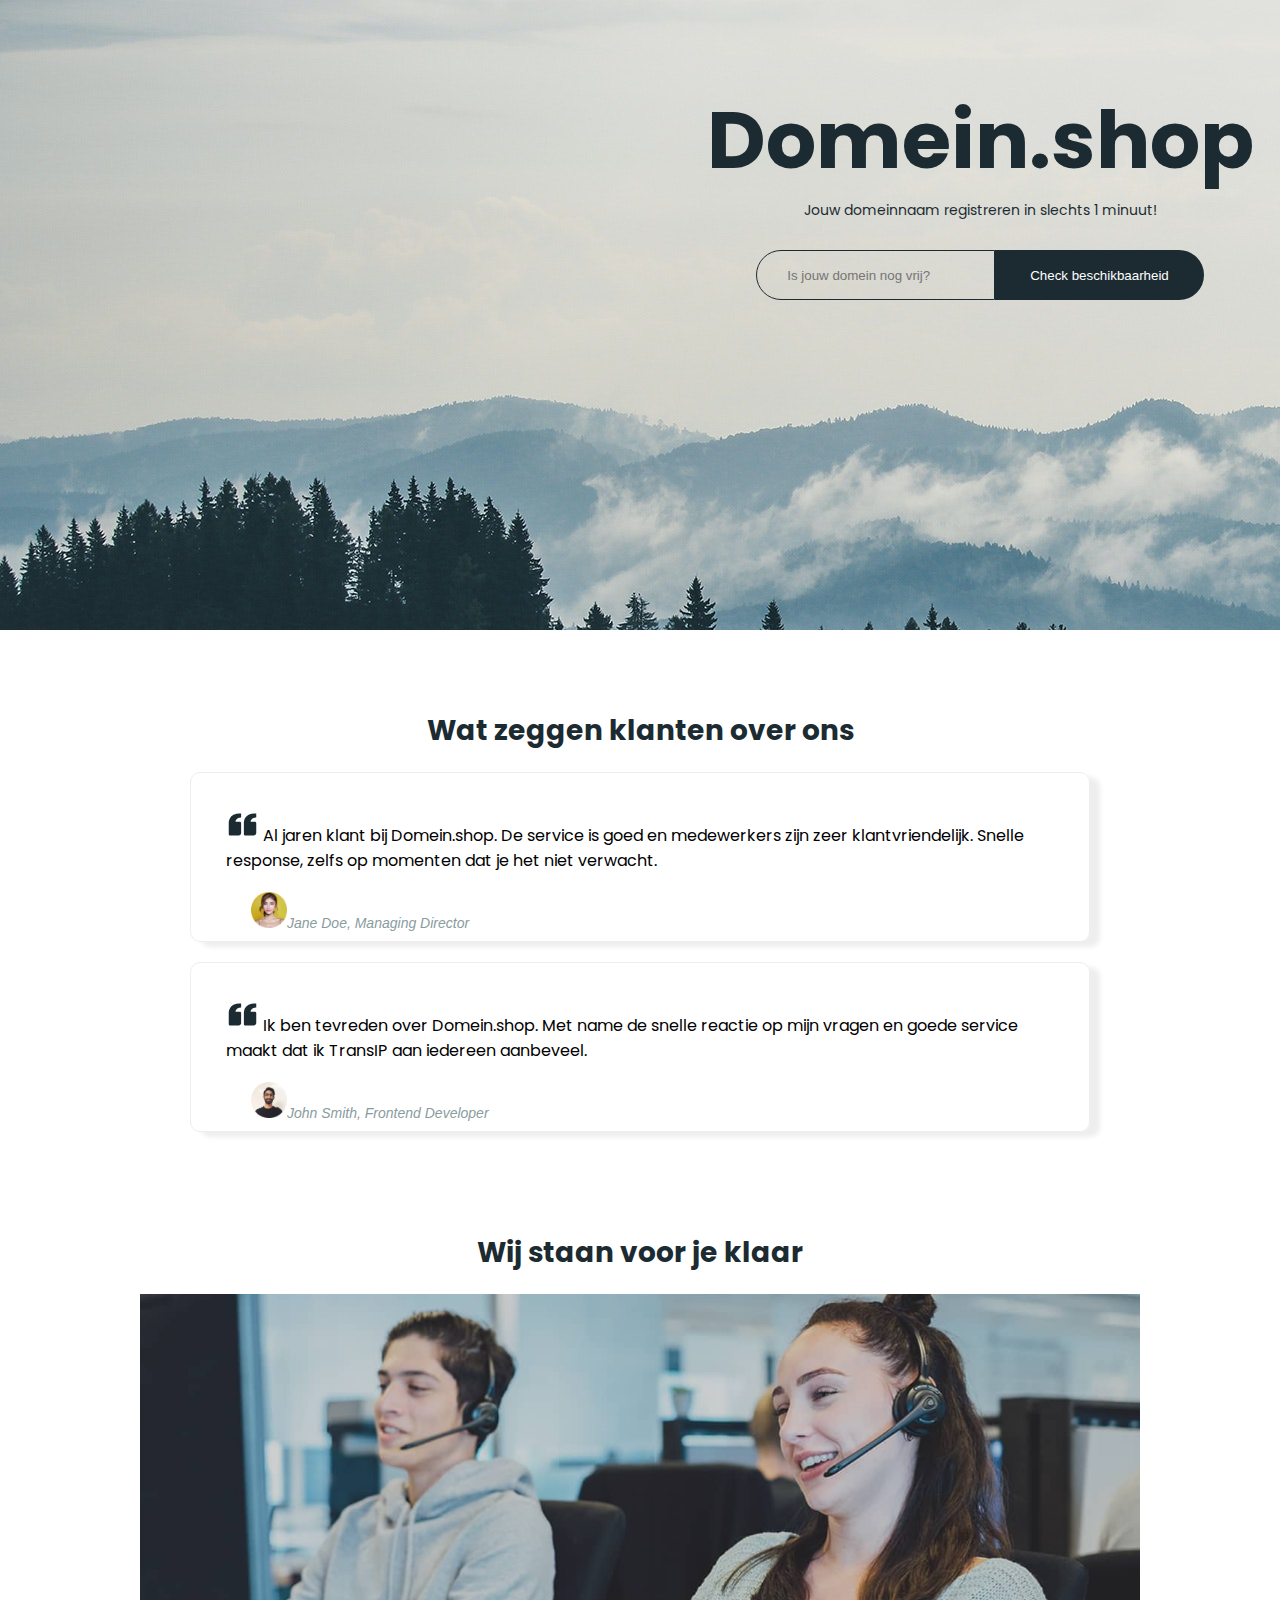
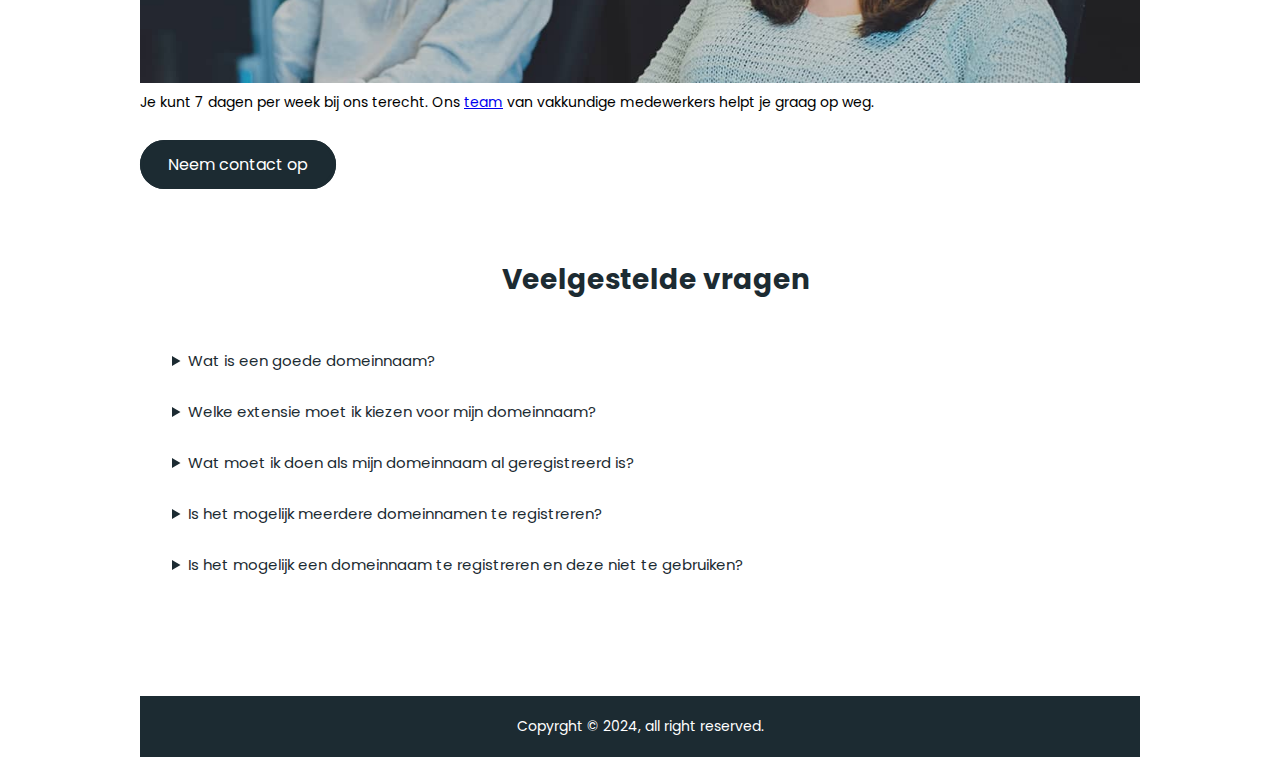
<file: index.html>
<!DOCTYPE html>
<html lang="nl">
  <head>
    <meta charset="UTF-8">
    <title>Domain.shop</title>
    <link rel="preconnect" href="https://fonts.googleapis.com">
    <link rel="preconnect" href="https://fonts.gstatic.com" crossorigin>
    <link href="https://fonts.googleapis.com/css2?family=Poppins:ital,wght@0,200;0,800;1,800&display=swap" rel="stylesheet">
    <link rel="stylesheet" href="styles/styles.css">
  </head>
  <body>
    <header>
      <div class="mt">
        <h1 class="super">Domein.shop</h1>
      </div>
      <div class="heelklein">
        <p>Jouw domeinnaam registreren in slechts 1 minuut!</p>
      </div>
      <div>
        <form>
          <input id="checkme" placeholder="Is jouw domein nog vrij?"><button type="submit">Check beschikbaarheid</button>
        </form>
      </div>
    </header>

    <main>
      <section>
        <h5>Wat zeggen klanten over ons</h5>

        <blockquote>
          <p>
            <img src="assets/icons/quote-left.png" alt="quote left">
            Al jaren klant bij Domein.shop. De service is goed en medewerkers zijn zeer klantvriendelijk. Snelle response, zelfs op momenten dat je het niet verwacht.
          </p>
          <br>
          <footer>
            <img src="assets/images/avatar-jane.png" alt="jane">Jane Doe, Managing Director
          </footer>
        </blockquote>
        <blockquote>
          <p>
            <img src="assets/icons/quote-left.png" alt="quote left">
            Ik ben tevreden over Domein.shop. Met name de snelle reactie op mijn vragen en goede service maakt dat ik TransIP aan iedereen aanbeveel.
          </p>
          <br>
          <footer>
            <img src="assets/images/avatar-john.png" alt="john">John Smith, Frontend Developer
          </footer>
        </blockquote>
      </section>

      <section id="support-section">
        <h5>Wij staan voor je klaar</h5>
        <img src="assets/images/callcenter.jpg" alt="support center team">
        <p id="support-text">Je kunt 7 dagen per week bij ons terecht. Ons <a href="team.html">team</a> van vakkundige medewerkers helpt je graag op weg.</p>
        <br>
        <span id="neem-contact-op">Neem contact op</span>
      </section>

      <section id="veelgestelde-vragen">
        <h5>Veelgestelde vragen</h5>

        <details>
          <summary>Wat is een goede domeinnaam?</summary>
          Een goede domeinnaam moet aan enkele eisen voldoen. Ten eerste mag jouw domeinnaam niet in strijd zijn met de openbare orde of de goede zeden. Dit betekent dat je geen ongepaste domeinnaam mag registreren. Verder mag een domeinnaam enkel uit letters, cijfers en eventueel een liggend streepje bestaan. Andere leestekens zijn niet toegestaan.
        </details>
        <details>
          <summary>Welke extensie moet ik kiezen voor mijn domeinnaam?</summary>
          Je mag helemaal zelf kiezen welke extensie jouw domeinnaam krijgt. Dit kan een .nl-extensie zijn, maar ook een .be-extensie, een .de-extensie of een .com-extensie. Vraag jezelf af op welke markt je je gaat richten, in het heden én in de toekomst. Ben je niet van plan je business de grens over te brengen? Dan heb je eigenlijk alleen een .nl-domeinnaam nodig. Je kunt andere extensies registreren om te voorkomen dat anderen dit doen, maar deze domeinnamen ga je waarschijnlijk niet zelf gebruiken.
        </details>
        <details>
          <summary>Wat moet ik doen als mijn domeinnaam al geregistreerd is?</summary>
          Is de domeinnaam die jij wil registreren, al geregistreerd door iemand anders? Dan kun je deze niet opnieuw registreren. Jouw domeinnaam moet namelijk uniek zijn. Als je gewenste domeinnaam al geregistreerd is, heb je twee mogelijkheden. Ten eerste kun je ervoor kiezen een alternatieve domeinnaam te registreren. Dit kan een domeinnaam zijn die op jouw eerste keuze lijkt, maar ook een heel ander domein. Je vindt vanzelf wel een goede domeinnaam die nog vrij is.
        </details>
        <details>
          <summary>Is het mogelijk meerdere domeinnamen te registreren?</summary>
          Ja, het is zeker mogelijk meerdere domeinnamen te registreren. Als je zou willen, kun je wel tientallen domeinnamen registreren. Houd er wel rekening mee dat iedere domeinnaam die je registreert, geld kost. Hoe meer domeinnamen je registreert, des te meer geld je moet betalen voor deze domeinen.
        </details>
        <details>
          <summary>Is het mogelijk een domeinnaam te registreren en deze niet te gebruiken?</summary>
          Ja, je kunt een domeinnaam registreren zonder deze te gebruiken. Dit gebeurt regelmatig. Ten eerste zijn er veel ondernemers die de domeinnaam van hun nieuwe bedrijf alvast registreren, terwijl ze nog lang geen website hebben. Zij willen simpelweg zeker weten dat de domeinnaam nog beschikbaar is als hun website af is en registreren deze daarom alvast. Verstandig, zeker als je een domeinnaam wil registreren die andere mensen ook interessant kunnen vinden.
        </details>
      </section>
    </main>

    <footer>
      <p>Copyrght &copy; 2024, all right reserved.</p>
    </footer>
  </body>
</html>
</file>
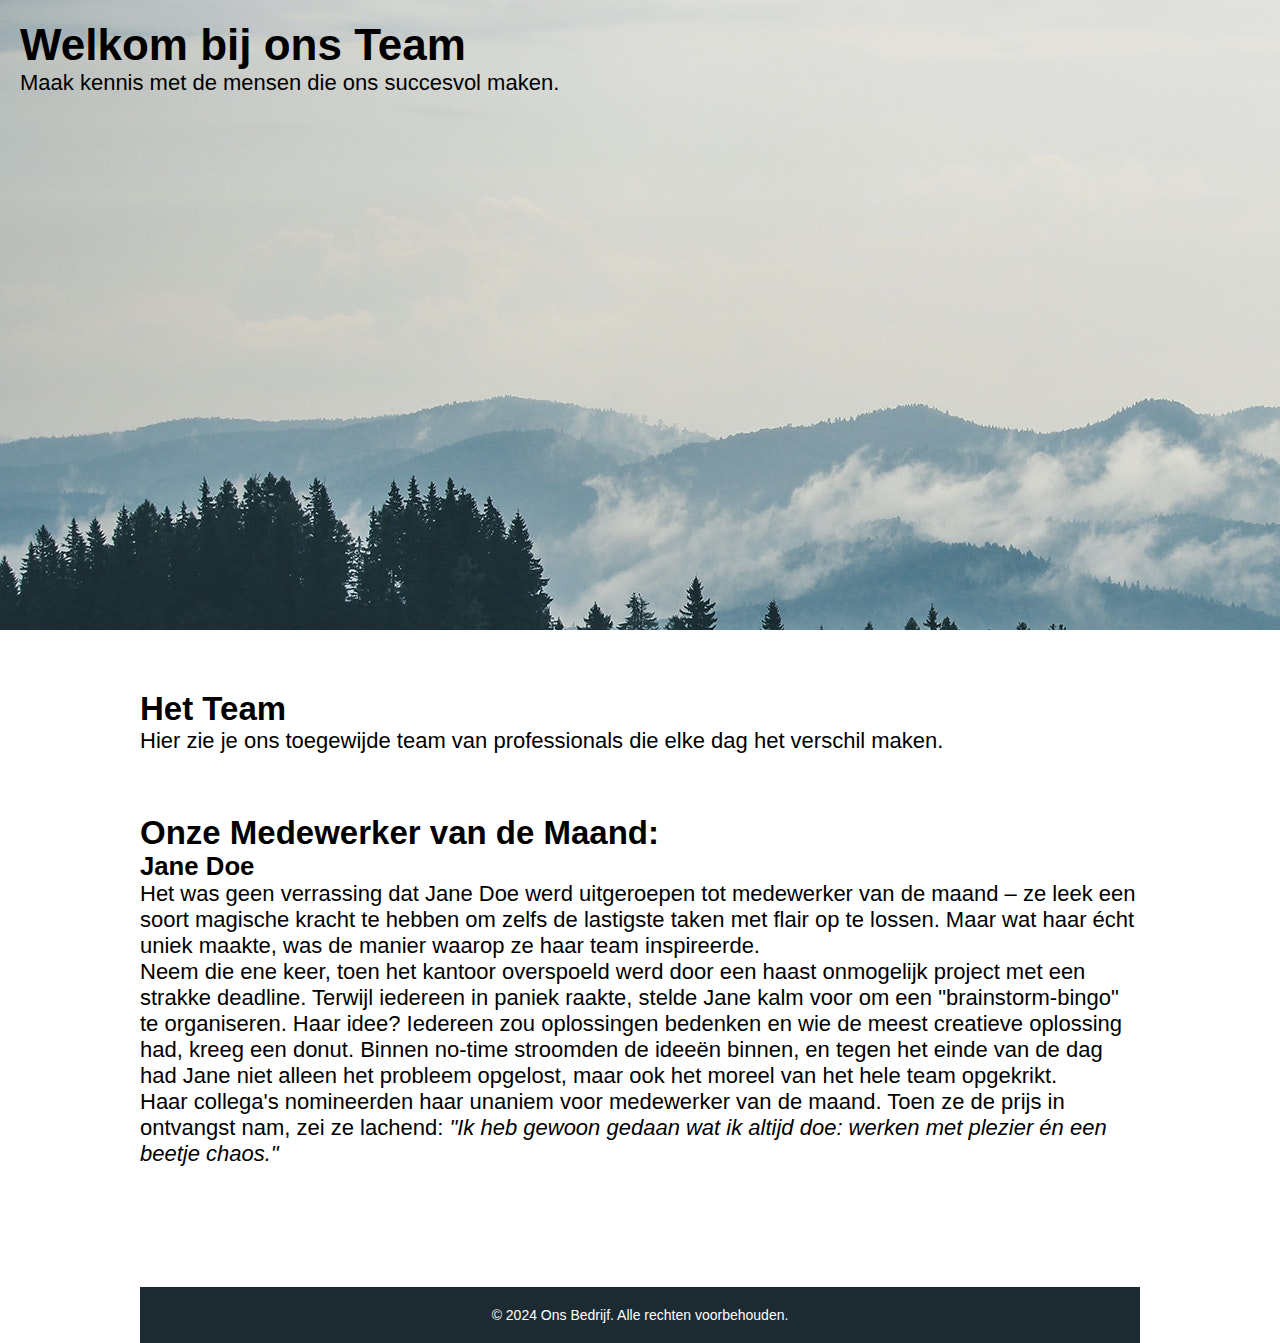
<file: team.html>
<!DOCTYPE html>
<html lang="en">
<head>
    <meta charset="UTF-8">
    <meta name="viewport" content="width=device-width, initial-scale=1.0">
    <title>Medewerkers</title>
    <link rel="stylesheet" href="styles/styles.css">
</head>
<body>
    <header>
        <h1>Welkom bij ons Team</h1>
        <p>Maak kennis met de mensen die ons succesvol maken.</p>
    </header>
    <main>
        <section>
            <h2>Het Team</h2>
            <p>Hier zie je ons toegewijde team van professionals die elke dag het verschil maken.</p>
        </section>
        <section>
            <h2>Onze Medewerker van de Maand:</h2>
            <article>
                <h3>Jane Doe</h3>
                <p>Het was geen verrassing dat Jane Doe werd uitgeroepen tot medewerker van de maand – ze leek een soort magische kracht te hebben om zelfs de lastigste taken met flair op te lossen. Maar wat haar écht uniek maakte, was de manier waarop ze haar team inspireerde.</p>
                <p>Neem die ene keer, toen het kantoor overspoeld werd door een haast onmogelijk project met een strakke deadline. Terwijl iedereen in paniek raakte, stelde Jane kalm voor om een "brainstorm-bingo" te organiseren. Haar idee? Iedereen zou oplossingen bedenken en wie de meest creatieve oplossing had, kreeg een donut. Binnen no-time stroomden de ideeën binnen, en tegen het einde van de dag had Jane niet alleen het probleem opgelost, maar ook het moreel van het hele team opgekrikt.</p>
                <p>Haar collega's nomineerden haar unaniem voor medewerker van de maand. Toen ze de prijs in ontvangst nam, zei ze lachend: <em>"Ik heb gewoon gedaan wat ik altijd doe: werken met plezier én een beetje chaos."</em></p>
            </article>
            </article>
        </section>
    </main>
    <footer>
        <p>&copy; 2024 Ons Bedrijf. Alle rechten voorbehouden.</p>
    </footer>
</body>
</html>
</file>
<file: styles/styles.css>
/*////////////////////////////////////////////////////////////////////////
Table of Contents:
    1. Global Styles
    2. Typografie
    3. Areas
        3.1 Header
        3.2 Testimonial
        3.3 Support
        3.4 Faq
        3.5 Footer
////////////////////////////////////////////////////////////////////////*/

/*/
/// grijs #899CA0
/// donkergroen #1C2B32
/*/

/*////////////////////////
    1. Global Styles
////////////////////////*/

* {
    box-sizing: border-box;
    margin: 0;
    padding: 0;
  }
  
  body {
    font-family: 'Poppins', sans-serif;
    font-size: 22px;
  }
  
  main {
    width: 1000px;
    margin: auto;
  }
  
  /*////////////////////////
      2. Typography
  ////////////////////////*/
  
  .super {
    color: #1C2B32;
    font-size: 80px;
    font-weight: bolder;
    text-align: center;
  }
  
  .heelklein {
    color: #1C2B32;
    font-size: 14px;
    text-align: center;
  }
  
  
  /*////////////////////////
      3. Areas
  ////////////////////////*/
  
  h5 {
    color: #1C2B32;
    padding: 20px;
    font-size: 28px;
    font-weight: bolder;
    text-align: center;
  }
  
  section {
    padding-top: 60px;
  }
  
  /*///////////// 3.1 Header /////////////*/
  
  /* in het github-project zit een hele andere achtergrond plaat, kreeg de layout vcan de header dan ook niet goed */
  header {
    width: 1920px;
    margin: auto;
    position: relative;
    padding: 20px;
    height: 630px;
    background-image: url("../assets/images/mountains.jpg");
  }
  
  div.mt {
    position: absolute;
    top: 80px;
    width: 100%;
  }
  
  div.heelklein {
    position: absolute;
    top: 200px;
    width: 100%;
  }
  
  form {
    width: 100%;
    position: absolute;
    top: 250px;
    text-align: center;
  }
  
  input {
    border: 1px solid #1C2B32;
    border-bottom-left-radius: 25px;
    border-top-left-radius: 25px;
    height: 50px;
    padding: 10px 30px;
    background-color: transparent;
    margin: 0;
  }
  button {
    background-color: #1C2B32;
    color: white;
    height: 50px;
    margin: 0;
    padding: 10px 30px;
    border: 5px solid #1C2B32;
    border-top-right-radius: 25px;
    border-bottom-right-radius: 25px;
  }
  
  /*///////////// 3.2 Testimonial /////////////*/
  
  blockquote {
    border: 1px solid #eee;
    border-radius: 10px;
    width: 90%;
    position: relative;
    box-shadow: 10px 5px 5px #eee;
    margin: auto auto 20px;
    padding: 20px;
  }
  
  blockquote p {
    color: #000;
    padding: 15px;
    font-size: 16px;
  }
  
  blockquote footer {
    color: #899CA0;
    text-align: left;
    font-family: Arial, sans-serif;
    font-size: 14px;
    font-style: italic;
    position: absolute;
    bottom: 0;
    left: 60px;
    padding-bottom: 10px;
    
  }
  blockquote footer img {
    width: 36px;
  }
  
  /*///////////// 3.3 Support /////////////*/
  
  #support-section img {
    width: 100%;
  }
  
  #support-text {
    text-align: left;
    font-size: 14px;
  }
  #neem-contact-op {
    background-color: #1C2B32;
    color: white;
    height: 40px;  
    padding: 10px 25px;  
    border: 3px solid #1C2B32;  
    border-radius: 25px;  
    font-size: 16px;  
}

  
  /*///////////// 3.4 Faq /////////////*/
  
  #veelgestelde-vragen {
    color: #1C2B32;
    font-size: 15px;
    padding-left: 32px;
  }
  
  details {
    padding-top: 24px;
  }
  details summary {
    padding-top: 4px;
  }
  
  /*///////////// 3.5 Footer /////////////*/
  
  footer {
    padding-top: 120px;
    width: 1000px;
    text-align: center;
    margin: auto;
  }
  
  footer p {
    font-size: 14px;
    background-color: #1C2B32;
    padding: 20px;
    color: #fff;
  }
</file>
